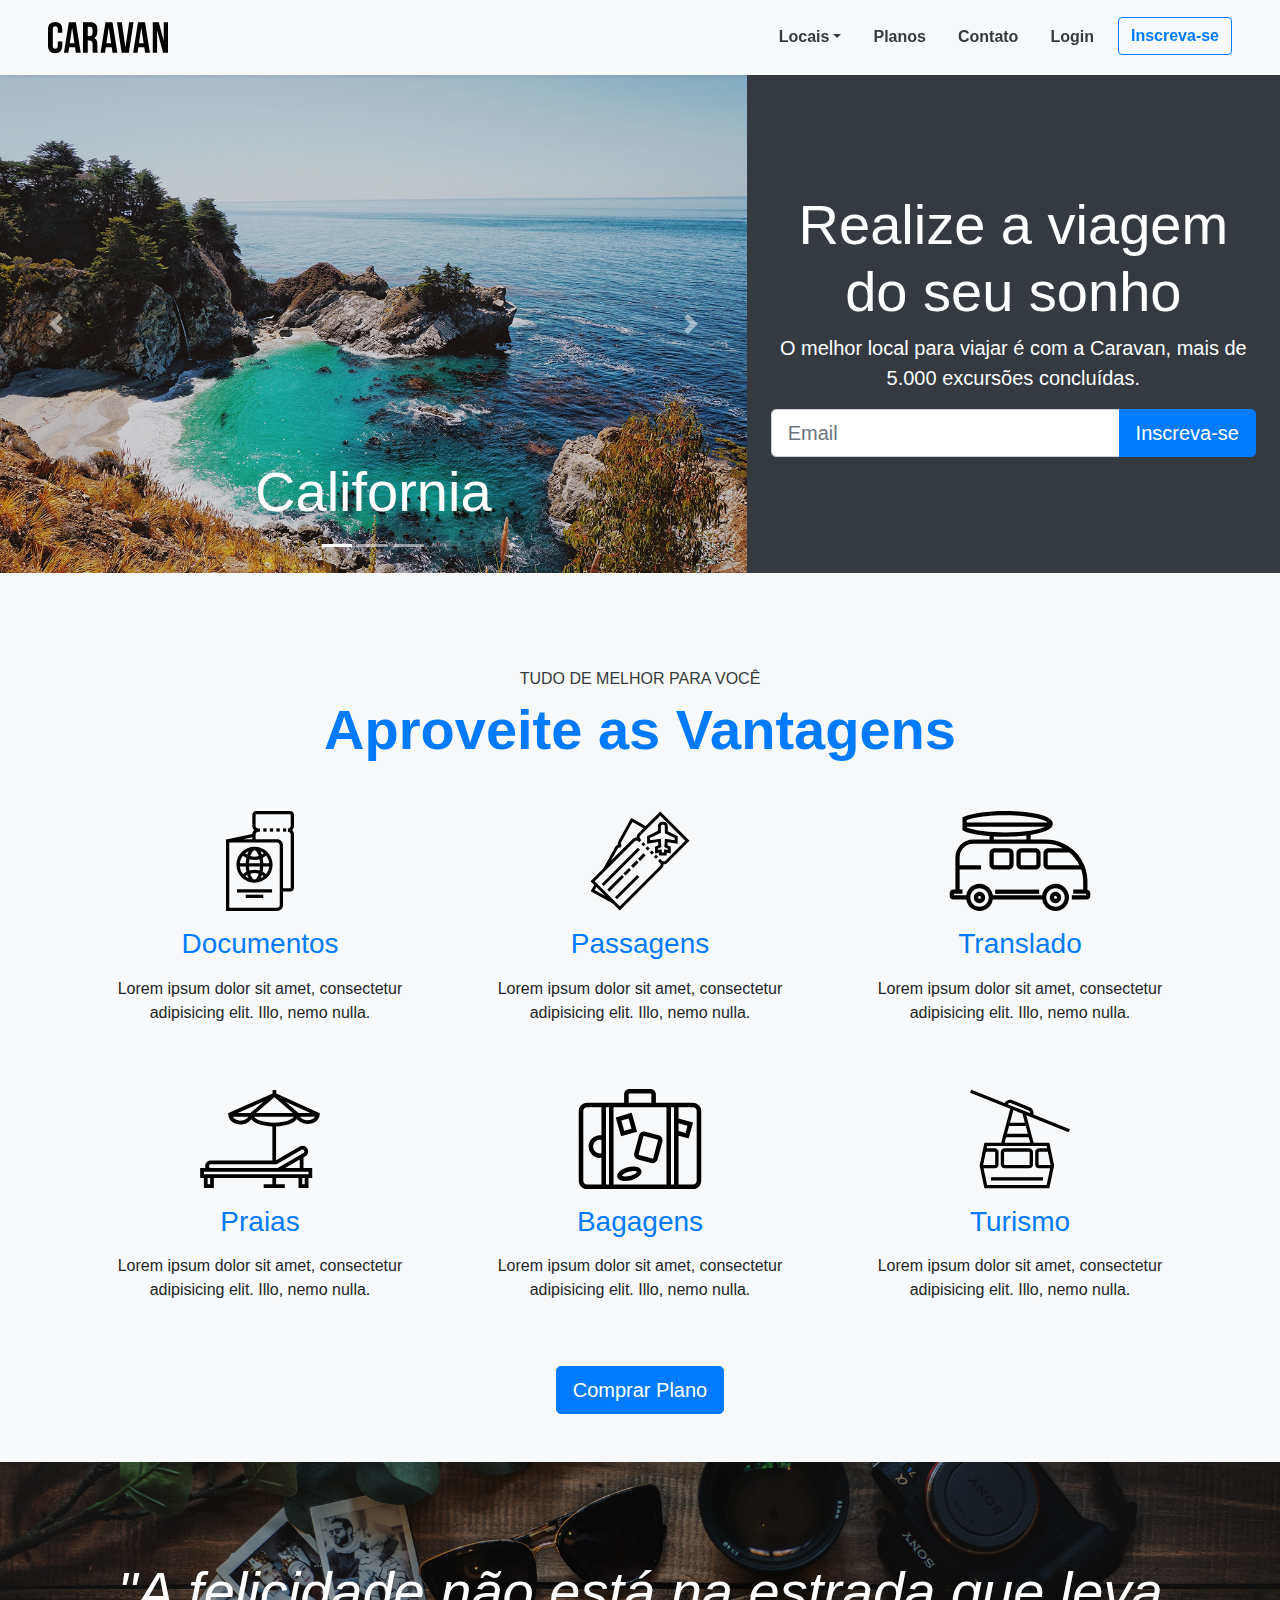
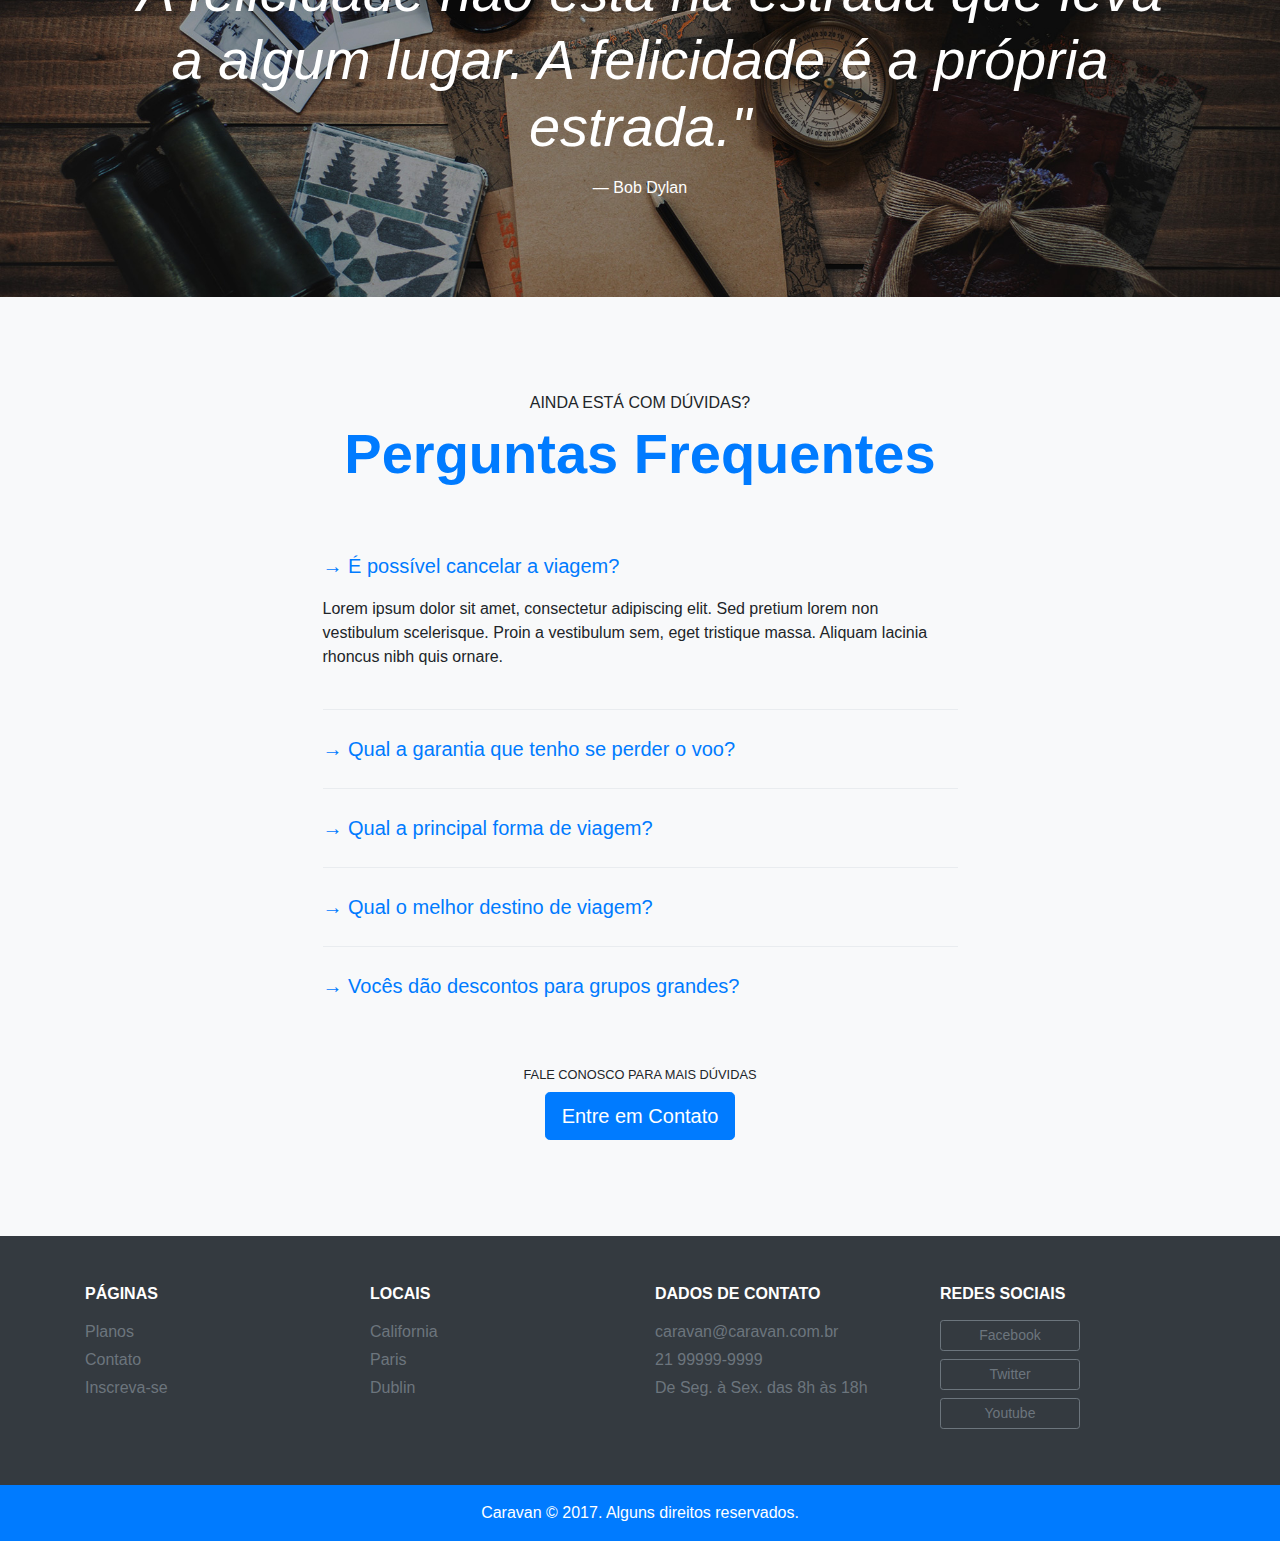
<file: index.html>
<!DOCTYPE html>
<html lang="pt-br">
    <head>
        <meta charset="utf-8" />
        <meta name="viewport" content="width=device-width, initial-scale=1, shrink-to-fit=no" />
        <meta name="description" content="Compre sua viagem dos sonhos com os melhores preços do mercado" />
        <meta property="og:description" content="Compre sua viagem dos sonhos com os melhores preços do mercado" />
        <meta property="og:type" content="website" />
        <meta property="og:title" content="Caravan | Realize a viagem do seu sonho" />
        <meta property="og:url" content="https://caravan.guilhermeassuncao.dev/" />
        <meta property="og:image" content="https://caravan.guilhermeassuncao.dev//public/img/og-image.png" />

        <link rel="shortcut icon" href="./public/img/favicon.png" type="image/png" />
        <link rel="stylesheet" href="./public/css/bootstrap.css" />
        <link rel="stylesheet" href="./public/css/style.css" />

        <title>Caravan | Realize a viagem do seu sonho</title>
    </head>

    <body>
        <div class="modal fade show" id="modalLogin" tabindex="-1" role="dialog" aria-labelledby="modalLoginTitulo">
            <div class="modal-dialog" role="document">
                <div class="modal-content">
                    <div class="modal-header d-flex justify-content-center">
                        <img class="mt-5" src="./public/img/caravan.svg" alt="Caravan" />
                    </div>
                    <div class="modal-body">
                        <form class="px-5 pb-5 pt-3">
                            <h3 class="text-primary font-weight-bold">Fazer Login</h3>
                            <div class="form-group">
                                <label for="loginEmail">Email</label>
                                <input type="email" class="form-control" id="loginEmail" />
                            </div>
                            <div class="form-group">
                                <label for="loginSenha">Senha</label>
                                <input type="password" class="form-control" id="loginSenha" />
                            </div>
                            <button type="submit" class="btn btn-primary mt-5 btn-block">Entrar na Conta</button>
                            <small class="form-text text-muted text-center mb-4"
                                >Esqueceu a senha? <a href="#">Clique aqui</a></small
                            >
                        </form>
                    </div>
                </div>
            </div>
        </div>

        <nav class="navbar navbar-expand-md navbar-light bg-light fixed-top py-3 px-5 shadow-sm">
            <a href="/" class="navbar-brand">
                <img src="./public/img/caravan.svg" alt="Caravan" />
            </a>

            <button
                id="navbar-toggler"
                class="navbar-toggler"
                type="button"
                data-toggle="collapse"
                data-target="#navbarSupportedContent"
                aria-controls="navbarSupportedContent"
                aria-expanded="false"
                aria-label="Abrir Navegação"
            >
                <span class="navbar-toggler-icon"></span>
            </button>

            <div class="collapse navbar-collapse" id="navbarSupportedContent">
                <ul class="navbar-nav ml-auto">
                    <li class="nav-item dropdown">
                        <a
                            class="nav-link dropdown-toggle font-weight-bold text-dark"
                            href="#"
                            id="navbarDropdown"
                            role="button"
                            data-toggle="dropdown"
                            aria-haspopup="true"
                            aria-expanded="false"
                            >Locais</a
                        >
                        <div class="dropdown-menu" aria-labelledby="navbarDropdown">
                            <a class="dropdown-item" href="./locais.html">California</a>
                            <a class="dropdown-item" href="./locais.html">Paris</a>
                            <a class="dropdown-item" href="./locais.html">Dublin</a>
                        </div>
                    </li>
                    <li class="nav-item">
                        <a class="nav-link font-weight-bold text-dark ml-md-3" href="./planos.html">Planos</a>
                    </li>
                    <li class="nav-item">
                        <a class="nav-link font-weight-bold text-dark ml-md-3" href="./contato.html">Contato</a>
                    </li>
                    <li class="nav-item">
                        <a
                            class="nav-link font-weight-bold text-dark ml-md-3"
                            href=""
                            data-toggle="modal"
                            data-target="#modalLogin"
                            >Login</a
                        >
                    </li>
                    <li class="nav-item">
                        <a class="btn btn-outline-primary ml-md-3 my-2 my-md-0 font-weight-bold" href="./inscricao.html"
                            >Inscreva-se</a
                        >
                    </li>
                </ul>
            </div>
        </nav>

        <section class="container-fluid">
            <div class="row bg-dark text-white">
                <div class="col-lg-7 p-0">
                    <div id="carouselCidades" class="carousel slide" data-ride="carousel">
                        <ol class="carousel-indicators">
                            <li data-target="#carouselCidades" data-slide-to="0" class="active"></li>
                            <li data-target="#carouselCidades" data-slide-to="1"></li>
                            <li data-target="#carouselCidades" data-slide-to="2"></li>
                        </ol>
                        <div class="carousel-inner">
                            <div class="carousel-item active">
                                <img class="d-block w-100" src="./public/img/california.jpg" alt="California" />
                                <div class="carousel-caption">
                                    <h3 class="display-4">California</h3>
                                </div>
                            </div>
                            <div class="carousel-item">
                                <img class="d-block w-100" src="./public/img/paris.jpg" alt="California" />
                                <div class="carousel-caption">
                                    <h3 class="display-4">Paris</h3>
                                </div>
                            </div>
                            <div class="carousel-item">
                                <img class="d-block w-100" src="./public/img/dublin.jpg" alt="California" />
                                <div class="carousel-caption">
                                    <h3 class="display-4">Dublin</h3>
                                </div>
                            </div>
                        </div>
                        <a class="carousel-control-prev" href="#carouselCidades" role="button" data-slide="prev">
                            <span class="carousel-control-prev-icon" aria-hidden="true"></span>
                            <span class="sr-only">Anterior</span>
                        </a>
                        <a class="carousel-control-next" href="#carouselCidades" role="button" data-slide="next">
                            <span class="carousel-control-next-icon" aria-hidden="true"></span>
                            <span class="sr-only">Próximo</span>
                        </a>
                    </div>
                </div>
                <div class="col-lg-5 p-5 p-lg-4 align-self-center">
                    <h1 class="display-4 text-center">Realize a viagem do seu sonho</h1>
                    <p class="lead text-center">
                        O melhor local para viajar é com a Caravan, mais de 5.000 excursões concluídas.
                    </p>
                    <form action="">
                        <div class="input-group input-group-lg">
                            <input type="text" class="form-control" placeholder="Email" aria-label="Email" />
                            <span class="input-group-append">
                                <button class="btn btn-primary" type="button">Inscreva-se</button>
                            </span>
                        </div>
                    </form>
                </div>
            </div>
        </section>
        <section class="py-5 bg-light text-center">
            <div class="container">
                <div class="my-4 my-md-5">
                    <span class="h6 text-dark d-block">TUDO DE MELHOR PARA VOCÊ</span>
                    <h2 class="display-4 text-primary font-weight-bold">Aproveite as Vantagens</h2>
                </div>
                <div class="row">
                    <div class="col-xl-4 col-md-6 mb-5">
                        <div class="d-flex justify-content-center icone-vantagens">
                            <img src="./public/img/icones/passaporte.svg" alt="Passaporte" />
                        </div>
                        <h3 class="my-3 text-primary">Documentos</h3>
                        <p>Lorem ipsum dolor sit amet, consectetur adipisicing elit. Illo, nemo nulla.</p>
                    </div>

                    <div class="col-xl-4 col-md-6 mb-5">
                        <div class="d-flex justify-content-center icone-vantagens">
                            <img src="./public/img/icones/passagens.svg" alt="Passagens" />
                        </div>
                        <h3 class="my-3 text-primary">Passagens</h3>
                        <p>Lorem ipsum dolor sit amet, consectetur adipisicing elit. Illo, nemo nulla.</p>
                    </div>

                    <div class="col-xl-4 col-md-6 mb-5">
                        <div class="d-flex justify-content-center icone-vantagens">
                            <img src="./public/img/icones/translado.svg" alt="Translado" />
                        </div>
                        <h3 class="my-3 text-primary">Translado</h3>
                        <p>Lorem ipsum dolor sit amet, consectetur adipisicing elit. Illo, nemo nulla.</p>
                    </div>

                    <div class="col-xl-4 col-md-6 mb-5">
                        <div class="d-flex justify-content-center icone-vantagens">
                            <img src="./public/img/icones/praias.svg" alt="Praias" />
                        </div>
                        <h3 class="my-3 text-primary">Praias</h3>
                        <p>Lorem ipsum dolor sit amet, consectetur adipisicing elit. Illo, nemo nulla.</p>
                    </div>

                    <div class="col-xl-4 col-md-6 mb-5">
                        <div class="d-flex justify-content-center icone-vantagens">
                            <img src="./public/img/icones/bagagens.svg" alt="Bagagens" />
                        </div>
                        <h3 class="my-3 text-primary">Bagagens</h3>
                        <p>Lorem ipsum dolor sit amet, consectetur adipisicing elit. Illo, nemo nulla.</p>
                    </div>

                    <div class="col-xl-4 col-md-6 mb-5">
                        <div class="d-flex justify-content-center icone-vantagens">
                            <img src="./public/img/icones/turismo.svg" alt="Turismo" />
                        </div>
                        <h3 class="my-3 text-primary">Turismo</h3>
                        <p>Lorem ipsum dolor sit amet, consectetur adipisicing elit. Illo, nemo nulla.</p>
                    </div>
                </div>
                <a href="/planos" class="btn btn-primary btn-lg">Comprar Plano</a>
            </div>
        </section>
        <section id="home-quote" class="p-md-5">
            <blockquote class="blockquote text-center text-white p-md-5 p-4">
                <p class="display-4">
                    <em
                        >"A felicidade não está na estrada que leva a algum lugar. A felicidade é a própria
                        estrada."</em
                    >
                </p>
                <footer class="blockquote-footer text-white">Bob Dylan</footer>
            </blockquote>
        </section>
        <section class="py-5 bg-light" id="perguntas">
            <div class="container">
                <div class="my-4 my-md-5 text-center">
                    <span class="h6 d-block">AINDA ESTÁ COM DÚVIDAS?</span>
                    <h2 class="display-4 text-primary font-weight-bold">Perguntas Frequentes</h2>
                </div>
                <div class="row justify-content-center">
                    <div class="col-md-7" id="perguntasFrequentes" data-children=".pergunta">
                        <div class="pergunta py-3">
                            <a
                                class="lead"
                                data-toggle="collapse"
                                href="#pergunta1"
                                aria-expanded="true"
                                aria-controls="pergunta1"
                                >→ É possível cancelar a viagem?</a
                            >
                            <div
                                id="pergunta1"
                                class="collapse show"
                                role="tabpanel"
                                data-parent="#perguntasFrequentes"
                            >
                                <p class="mt-3">
                                    Lorem ipsum dolor sit amet, consectetur adipiscing elit. Sed pretium lorem non
                                    vestibulum scelerisque. Proin a vestibulum sem, eget tristique massa. Aliquam
                                    lacinia rhoncus nibh quis ornare.
                                </p>
                            </div>
                        </div>
                        <div class="dropdown-divider"></div>
                        <div class="pergunta py-3">
                            <a
                                class="lead"
                                data-toggle="collapse"
                                href="#pergunta2"
                                aria-expanded="true"
                                aria-controls="pergunta2"
                                >→ Qual a garantia que tenho se perder o voo?</a
                            >
                            <div id="pergunta2" class="collapse" role="tabpanel" data-parent="#perguntasFrequentes">
                                <p class="mt-3">
                                    Lorem ipsum dolor sit amet, consectetur adipiscing elit. Sed pretium lorem non
                                    vestibulum scelerisque. Proin a vestibulum sem, eget tristique massa. Aliquam
                                    lacinia rhoncus nibh quis ornare.
                                </p>
                            </div>
                        </div>
                        <div class="dropdown-divider"></div>
                        <div class="pergunta py-3">
                            <a
                                class="lead"
                                data-toggle="collapse"
                                href="#pergunta3"
                                aria-expanded="true"
                                aria-controls="pergunta3"
                                >→ Qual a principal forma de viagem?</a
                            >
                            <div id="pergunta3" class="collapse" role="tabpanel" data-parent="#perguntasFrequentes">
                                <p class="mt-3">
                                    Lorem ipsum dolor sit amet, consectetur adipiscing elit. Sed pretium lorem non
                                    vestibulum scelerisque. Proin a vestibulum sem, eget tristique massa. Aliquam
                                    lacinia rhoncus nibh quis ornare.
                                </p>
                            </div>
                        </div>
                        <div class="dropdown-divider"></div>
                        <div class="pergunta py-3">
                            <a
                                class="lead"
                                data-toggle="collapse"
                                href="#pergunta4"
                                aria-expanded="true"
                                aria-controls="pergunta4"
                                >→ Qual o melhor destino de viagem?</a
                            >
                            <div id="pergunta4" class="collapse" role="tabpanel" data-parent="#perguntasFrequentes">
                                <p class="mt-3">
                                    Lorem ipsum dolor sit amet, consectetur adipiscing elit. Sed pretium lorem non
                                    vestibulum scelerisque. Proin a vestibulum sem, eget tristique massa. Aliquam
                                    lacinia rhoncus nibh quis ornare.
                                </p>
                            </div>
                        </div>
                        <div class="dropdown-divider"></div>
                        <div class="pergunta py-3">
                            <a
                                class="lead"
                                data-toggle="collapse"
                                href="#pergunta5"
                                aria-expanded="true"
                                aria-controls="pergunta5"
                                >→ Vocês dão descontos para grupos grandes?</a
                            >
                            <div id="pergunta5" class="collapse" role="tabpanel" data-parent="#perguntasFrequentes">
                                <p class="mt-3">
                                    Lorem ipsum dolor sit amet, consectetur adipiscing elit. Sed pretium lorem non
                                    vestibulum scelerisque. Proin a vestibulum sem, eget tristique massa. Aliquam
                                    lacinia rhoncus nibh quis ornare.
                                </p>
                            </div>
                        </div>
                    </div>
                </div>
                <div class="text-center my-5">
                    <p class="small my-2">FALE CONOSCO PARA MAIS DÚVIDAS</p>
                    <a class="btn btn-primary btn-lg" href="contato.html">Entre em Contato</a>
                </div>
            </div>
        </section>

        <footer class="bg-dark text-white">
            <div class="container py-4">
                <div class="row mt-4">
                    <div class="col-sm-6 col-md-3 col-lg-3 mb-3 mb-md-3">
                        <h4 class="h6 font-weight-bold">PÁGINAS</h4>
                        <ul class="list-unstyled mt-3">
                            <li class="mb-1"><a class="text-secondary" href="/planos">Planos</a></li>
                            <li class="mb-1"><a class="text-secondary" href="/contato">Contato</a></li>
                            <li class="mb-1"><a class="text-secondary" href="/inscricao">Inscreva-se</a></li>
                        </ul>
                    </div>
                    <div class="col-sm-6 col-md-2 col-lg-3 mb-3 mb-md-3">
                        <h4 class="h6 font-weight-bold">LOCAIS</h4>
                        <ul class="list-unstyled mt-3">
                            <li class="mb-1"><a class="text-secondary" href="/locais">California</a></li>
                            <li class="mb-1"><a class="text-secondary" href="/locais">Paris</a></li>
                            <li class="mb-1"><a class="text-secondary" href="/locais">Dublin</a></li>
                        </ul>
                    </div>
                    <div class="col-sm-6 col-md-4 col-lg-3 mb-3 mb-md-3">
                        <h4 class="h6 font-weight-bold">DADOS DE CONTATO</h4>
                        <ul class="list-unstyled text-secondary mt-3">
                            <li class="mb-1">caravan@caravan.com.br</li>
                            <li class="mb-1">21 99999-9999</li>
                            <li class="mb-1">De Seg. à Sex. das 8h às 18h</li>
                        </ul>
                    </div>
                    <div class="col-sm-6 col-md-3 col-lg-3 mb-3 mb-md-3">
                        <h4 class="h6 font-weight-bold">REDES SOCIAIS</h4>
                        <ul class="list-unstyled mt-3">
                            <li class="mb-1">
                                <a
                                    class="btn btn-outline-secondary btn-sm btn-block mb-2"
                                    href="#"
                                    style="max-width: 140px"
                                    >Facebook</a
                                >
                            </li>
                            <li class="mb-1">
                                <a
                                    class="btn btn-outline-secondary btn-sm btn-block mb-2"
                                    href="#"
                                    style="max-width: 140px"
                                    >Twitter</a
                                >
                            </li>
                            <li class="mb-1">
                                <a
                                    class="btn btn-outline-secondary btn-sm btn-block mb-2"
                                    href="#"
                                    style="max-width: 140px"
                                    >Youtube</a
                                >
                            </li>
                        </ul>
                    </div>
                </div>
            </div>
            <div class="bg-primary text-center py-3">
                <p class="mb-0">Caravan © 2017. Alguns direitos reservados.</p>
            </div>
        </footer>

        <script src="./public/js/jquery-3.6.0.min.js"></script>
        <script src="./public/js/popper.min.js"></script>
        <script src="./public/js/bootstrap.js"></script>
        <script src="./public/js/app.js"></script>
    </body>
</html>
</file>
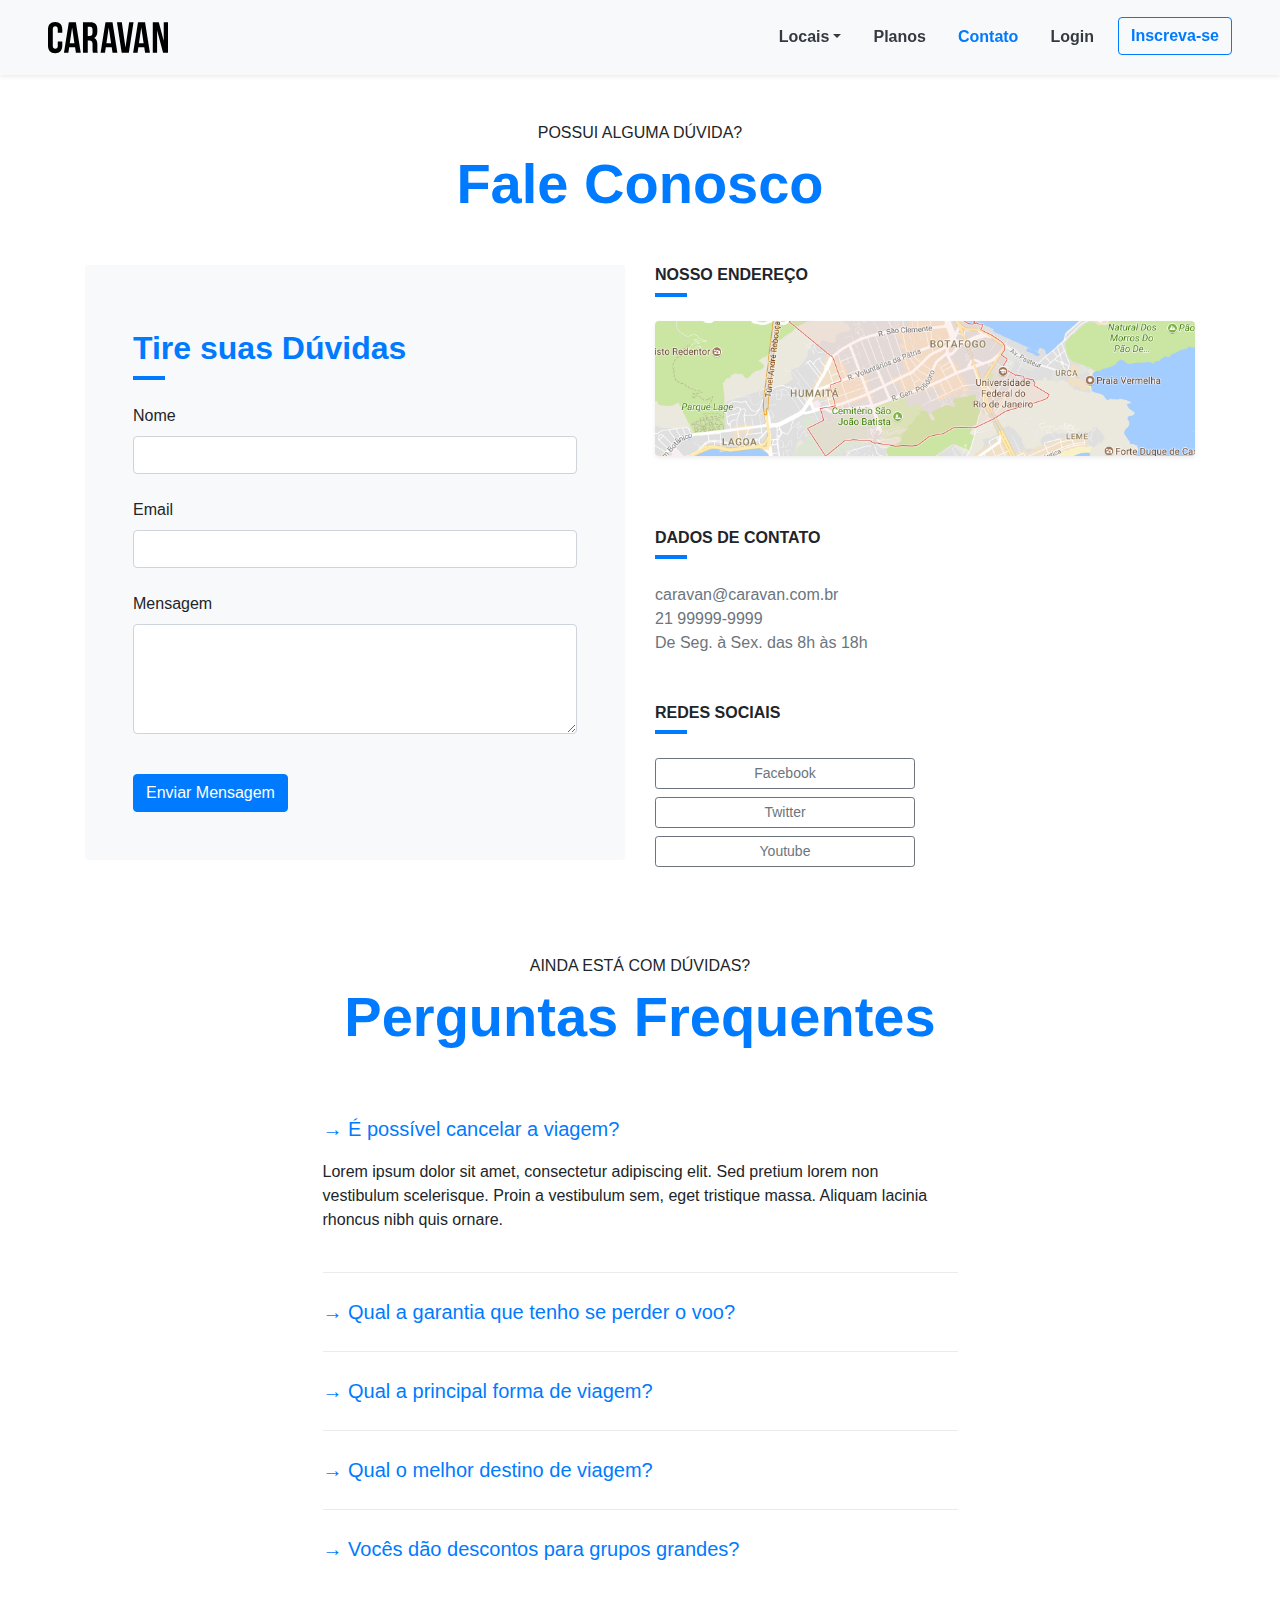
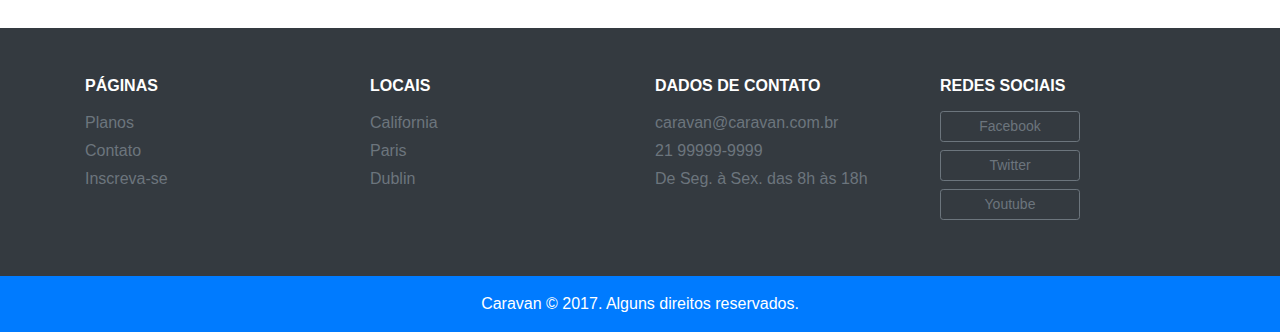
<file: contato.html>
<!DOCTYPE html>
<html lang="pt-br">
    <head>
        <meta charset="utf-8" />
        <meta name="viewport" content="width=device-width, initial-scale=1, shrink-to-fit=no" />
        <meta name="description" content="Compre sua viagem dos sonhos com os melhores preços do mercado" />
        <meta property="og:description" content="Compre sua viagem dos sonhos com os melhores preços do mercado" />
        <meta property="og:type" content="website" />
        <meta property="og:title" content="Caravan | Contato - Realize a viagem do seu sonho" />
        <meta property="og:url" content="https://caravan.guilhermeassuncao.dev/" />
        <meta property="og:image" content="https://caravan.guilhermeassuncao.dev//public/img/og-image.png" />

        <link rel="shortcut icon" href="./public/img/favicon.png" type="image/png" />
        <link rel="stylesheet" href="./public/css/bootstrap.css" />
        <link rel="stylesheet" href="./public/css/style.css" />

        <title>Caravan | Contato - Realize a viagem do seu sonho</title>
    </head>

    <body>
        <div class="modal fade show" id="modalLogin" tabindex="-1" role="dialog" aria-labelledby="modalLoginTitulo">
            <div class="modal-dialog" role="document">
                <div class="modal-content">
                    <div class="modal-header d-flex justify-content-center">
                        <img class="mt-5" src="./public/img/caravan.svg" alt="Caravan" />
                    </div>
                    <div class="modal-body">
                        <form class="px-5 pb-5 pt-3">
                            <h3 class="text-primary font-weight-bold">Fazer Login</h3>
                            <div class="form-group">
                                <label for="loginEmail">Email</label>
                                <input type="email" class="form-control" id="loginEmail" />
                            </div>
                            <div class="form-group">
                                <label for="loginSenha">Senha</label>
                                <input type="password" class="form-control" id="loginSenha" />
                            </div>
                            <button type="submit" class="btn btn-primary mt-5 btn-block">Entrar na Conta</button>
                            <small class="form-text text-muted text-center mb-4"
                                >Esqueceu a senha? <a href="#">Clique aqui</a></small
                            >
                        </form>
                    </div>
                </div>
            </div>
        </div>

        <nav class="navbar navbar-expand-md navbar-light bg-light fixed-top py-3 px-5 shadow-sm">
            <a href="/" class="navbar-brand">
                <img src="./public/img/caravan.svg" alt="Caravan" />
            </a>

            <button
                id="navbar-toggler"
                class="navbar-toggler"
                type="button"
                data-toggle="collapse"
                data-target="#navbarSupportedContent"
                aria-controls="navbarSupportedContent"
                aria-expanded="false"
                aria-label="Abrir Navegação"
            >
                <span class="navbar-toggler-icon"></span>
            </button>

            <div class="collapse navbar-collapse" id="navbarSupportedContent">
                <ul class="navbar-nav ml-auto">
                    <li class="nav-item dropdown">
                        <a
                            class="nav-link dropdown-toggle font-weight-bold text-dark"
                            href="#"
                            id="navbarDropdown"
                            role="button"
                            data-toggle="dropdown"
                            aria-haspopup="true"
                            aria-expanded="false"
                            >Locais</a
                        >
                        <div class="dropdown-menu" aria-labelledby="navbarDropdown">
                            <a class="dropdown-item" href="./locais.html">California</a>
                            <a class="dropdown-item" href="./locais.html">Paris</a>
                            <a class="dropdown-item" href="./locais.html">Dublin</a>
                        </div>
                    </li>
                    <li class="nav-item">
                        <a class="nav-link font-weight-bold text-dark ml-md-3" href="./planos.html">Planos</a>
                    </li>
                    <li class="nav-item">
                        <a class="nav-link font-weight-bold text-dark ml-md-3 active" href="./contato.html">Contato</a>
                    </li>
                    <li class="nav-item">
                        <a
                            class="nav-link font-weight-bold text-dark ml-md-3"
                            href=""
                            data-toggle="modal"
                            data-target="#modalLogin"
                            >Login</a
                        >
                    </li>
                    <li class="nav-item">
                        <a class="btn btn-outline-primary ml-md-3 my-2 my-md-0 font-weight-bold" href="./inscricao.html"
                            >Inscreva-se</a
                        >
                    </li>
                </ul>
            </div>
        </nav>

        <section class="container" id="contato">
            <div class="my-5 text-center">
                <span class="h6 d-block">POSSUI ALGUMA DÚVIDA?</span>
                <h1 class="display-4 text-primary font-weight-bold">Fale Conosco</h1>
            </div>
            <div class="row">
                <div class="col-lg mb-5">
                    <form class="bg-light rounded p-5 box-shadow-sm" action="">
                        <h2 class="mt-3 mb-4 text-primary font-weight-bold">Tire suas Dúvidas</h2>
                        <div class="form-group mb-4">
                            <label for="clienteNome">Nome</label>
                            <input type="text" class="form-control" id="clienteNome" />
                        </div>
                        <div class="form-group mb-4">
                            <label for="clienteEmail">Email</label>
                            <input type="email" class="form-control" id="clienteEmail" />
                        </div>
                        <div class="form-group mb-4">
                            <label for="clienteMensagem">Mensagem</label>
                            <textarea id="clienteMensagem" class="form-control" rows="4"></textarea>
                        </div>
                        <button type="submit" class="btn btn-primary mt-3">Enviar Mensagem</button>
                    </form>
                </div>
                <div class="col-lg">
                    <h2 class="h6 font-weight-bold mb-3">NOSSO ENDEREÇO</h2>
                    <a href="#"
                        ><img
                            class="img-fluid shadow-sm rounded mb-4"
                            src="./public/img/mapa.png"
                            alt="Endereço da Empresa"
                    /></a>

                    <h2 class="h6 font-weight-bold mb-3 mt-5">DADOS DE CONTATO</h2>
                    <ul class="list-unstyled text-secondary">
                        <li>caravan@caravan.com.br</li>
                        <li>21 99999-9999</li>
                        <li>De Seg. à Sex. das 8h às 18h</li>
                    </ul>

                    <h2 class="h6 font-weight-bold mb-3 mt-5">REDES SOCIAIS</h2>
                    <ul class="list-unstyled" style="max-width: 260px">
                        <li><a class="btn btn-outline-secondary btn-sm btn-block mb-2" href="#">Facebook</a></li>
                        <li><a class="btn btn-outline-secondary btn-sm btn-block mb-2" href="#">Twitter</a></li>
                        <li><a class="btn btn-outline-secondary btn-sm btn-block mb-2" href="#">Youtube</a></li>
                    </ul>
                </div>
            </div>
        </section>
        <section class="container mb-5">
            <div class="my-4 my-md-5 text-center">
                <span class="h6 d-block">AINDA ESTÁ COM DÚVIDAS?</span>
                <h2 class="display-4 text-primary font-weight-bold">Perguntas Frequentes</h2>
            </div>
            <div class="row justify-content-center">
                <div class="col-md-7" id="perguntasFrequentes" data-children=".pergunta">
                    <div class="pergunta py-3">
                        <a
                            class="lead"
                            data-toggle="collapse"
                            href="#pergunta1"
                            aria-expanded="true"
                            aria-controls="pergunta1"
                            >→ É possível cancelar a viagem?</a
                        >
                        <div id="pergunta1" class="collapse show" role="tabpanel" data-parent="#perguntasFrequentes">
                            <p class="mt-3">
                                Lorem ipsum dolor sit amet, consectetur adipiscing elit. Sed pretium lorem non
                                vestibulum scelerisque. Proin a vestibulum sem, eget tristique massa. Aliquam lacinia
                                rhoncus nibh quis ornare.
                            </p>
                        </div>
                    </div>
                    <div class="dropdown-divider"></div>
                    <div class="pergunta py-3">
                        <a
                            class="lead"
                            data-toggle="collapse"
                            href="#pergunta2"
                            aria-expanded="true"
                            aria-controls="pergunta2"
                            >→ Qual a garantia que tenho se perder o voo?</a
                        >
                        <div id="pergunta2" class="collapse" role="tabpanel" data-parent="#perguntasFrequentes">
                            <p class="mt-3">
                                Lorem ipsum dolor sit amet, consectetur adipiscing elit. Sed pretium lorem non
                                vestibulum scelerisque. Proin a vestibulum sem, eget tristique massa. Aliquam lacinia
                                rhoncus nibh quis ornare.
                            </p>
                        </div>
                    </div>
                    <div class="dropdown-divider"></div>
                    <div class="pergunta py-3">
                        <a
                            class="lead"
                            data-toggle="collapse"
                            href="#pergunta3"
                            aria-expanded="true"
                            aria-controls="pergunta3"
                            >→ Qual a principal forma de viagem?</a
                        >
                        <div id="pergunta3" class="collapse" role="tabpanel" data-parent="#perguntasFrequentes">
                            <p class="mt-3">
                                Lorem ipsum dolor sit amet, consectetur adipiscing elit. Sed pretium lorem non
                                vestibulum scelerisque. Proin a vestibulum sem, eget tristique massa. Aliquam lacinia
                                rhoncus nibh quis ornare.
                            </p>
                        </div>
                    </div>
                    <div class="dropdown-divider"></div>
                    <div class="pergunta py-3">
                        <a
                            class="lead"
                            data-toggle="collapse"
                            href="#pergunta4"
                            aria-expanded="true"
                            aria-controls="pergunta4"
                            >→ Qual o melhor destino de viagem?</a
                        >
                        <div id="pergunta4" class="collapse" role="tabpanel" data-parent="#perguntasFrequentes">
                            <p class="mt-3">
                                Lorem ipsum dolor sit amet, consectetur adipiscing elit. Sed pretium lorem non
                                vestibulum scelerisque. Proin a vestibulum sem, eget tristique massa. Aliquam lacinia
                                rhoncus nibh quis ornare.
                            </p>
                        </div>
                    </div>
                    <div class="dropdown-divider"></div>
                    <div class="pergunta py-3">
                        <a
                            class="lead"
                            data-toggle="collapse"
                            href="#pergunta5"
                            aria-expanded="true"
                            aria-controls="pergunta5"
                            >→ Vocês dão descontos para grupos grandes?</a
                        >
                        <div id="pergunta5" class="collapse" role="tabpanel" data-parent="#perguntasFrequentes">
                            <p class="mt-3">
                                Lorem ipsum dolor sit amet, consectetur adipiscing elit. Sed pretium lorem non
                                vestibulum scelerisque. Proin a vestibulum sem, eget tristique massa. Aliquam lacinia
                                rhoncus nibh quis ornare.
                            </p>
                        </div>
                    </div>
                </div>
            </div>
        </section>

        <footer class="bg-dark text-white">
            <div class="container py-4">
                <div class="row mt-4">
                    <div class="col-sm-6 col-md-3 col-lg-3 mb-3 mb-md-3">
                        <h4 class="h6 font-weight-bold">PÁGINAS</h4>
                        <ul class="list-unstyled mt-3">
                            <li class="mb-1"><a class="text-secondary" href="/planos">Planos</a></li>
                            <li class="mb-1"><a class="text-secondary" href="/contato">Contato</a></li>
                            <li class="mb-1"><a class="text-secondary" href="/inscricao">Inscreva-se</a></li>
                        </ul>
                    </div>
                    <div class="col-sm-6 col-md-2 col-lg-3 mb-3 mb-md-3">
                        <h4 class="h6 font-weight-bold">LOCAIS</h4>
                        <ul class="list-unstyled mt-3">
                            <li class="mb-1"><a class="text-secondary" href="/locais">California</a></li>
                            <li class="mb-1"><a class="text-secondary" href="/locais">Paris</a></li>
                            <li class="mb-1"><a class="text-secondary" href="/locais">Dublin</a></li>
                        </ul>
                    </div>
                    <div class="col-sm-6 col-md-4 col-lg-3 mb-3 mb-md-3">
                        <h4 class="h6 font-weight-bold">DADOS DE CONTATO</h4>
                        <ul class="list-unstyled text-secondary mt-3">
                            <li class="mb-1">caravan@caravan.com.br</li>
                            <li class="mb-1">21 99999-9999</li>
                            <li class="mb-1">De Seg. à Sex. das 8h às 18h</li>
                        </ul>
                    </div>
                    <div class="col-sm-6 col-md-3 col-lg-3 mb-3 mb-md-3">
                        <h4 class="h6 font-weight-bold">REDES SOCIAIS</h4>
                        <ul class="list-unstyled mt-3">
                            <li class="mb-1">
                                <a
                                    class="btn btn-outline-secondary btn-sm btn-block mb-2"
                                    href="#"
                                    style="max-width: 140px"
                                    >Facebook</a
                                >
                            </li>
                            <li class="mb-1">
                                <a
                                    class="btn btn-outline-secondary btn-sm btn-block mb-2"
                                    href="#"
                                    style="max-width: 140px"
                                    >Twitter</a
                                >
                            </li>
                            <li class="mb-1">
                                <a
                                    class="btn btn-outline-secondary btn-sm btn-block mb-2"
                                    href="#"
                                    style="max-width: 140px"
                                    >Youtube</a
                                >
                            </li>
                        </ul>
                    </div>
                </div>
            </div>
            <div class="bg-primary text-center py-3">
                <p class="mb-0">Caravan © 2017. Alguns direitos reservados.</p>
            </div>
        </footer>

        <script src="./public/js/jquery-3.6.0.min.js"></script>
        <script src="./public/js/popper.min.js"></script>
        <script src="./public/js/bootstrap.js"></script>
        <script src="./public/js/app.js"></script>
    </body>
</html>
</file>
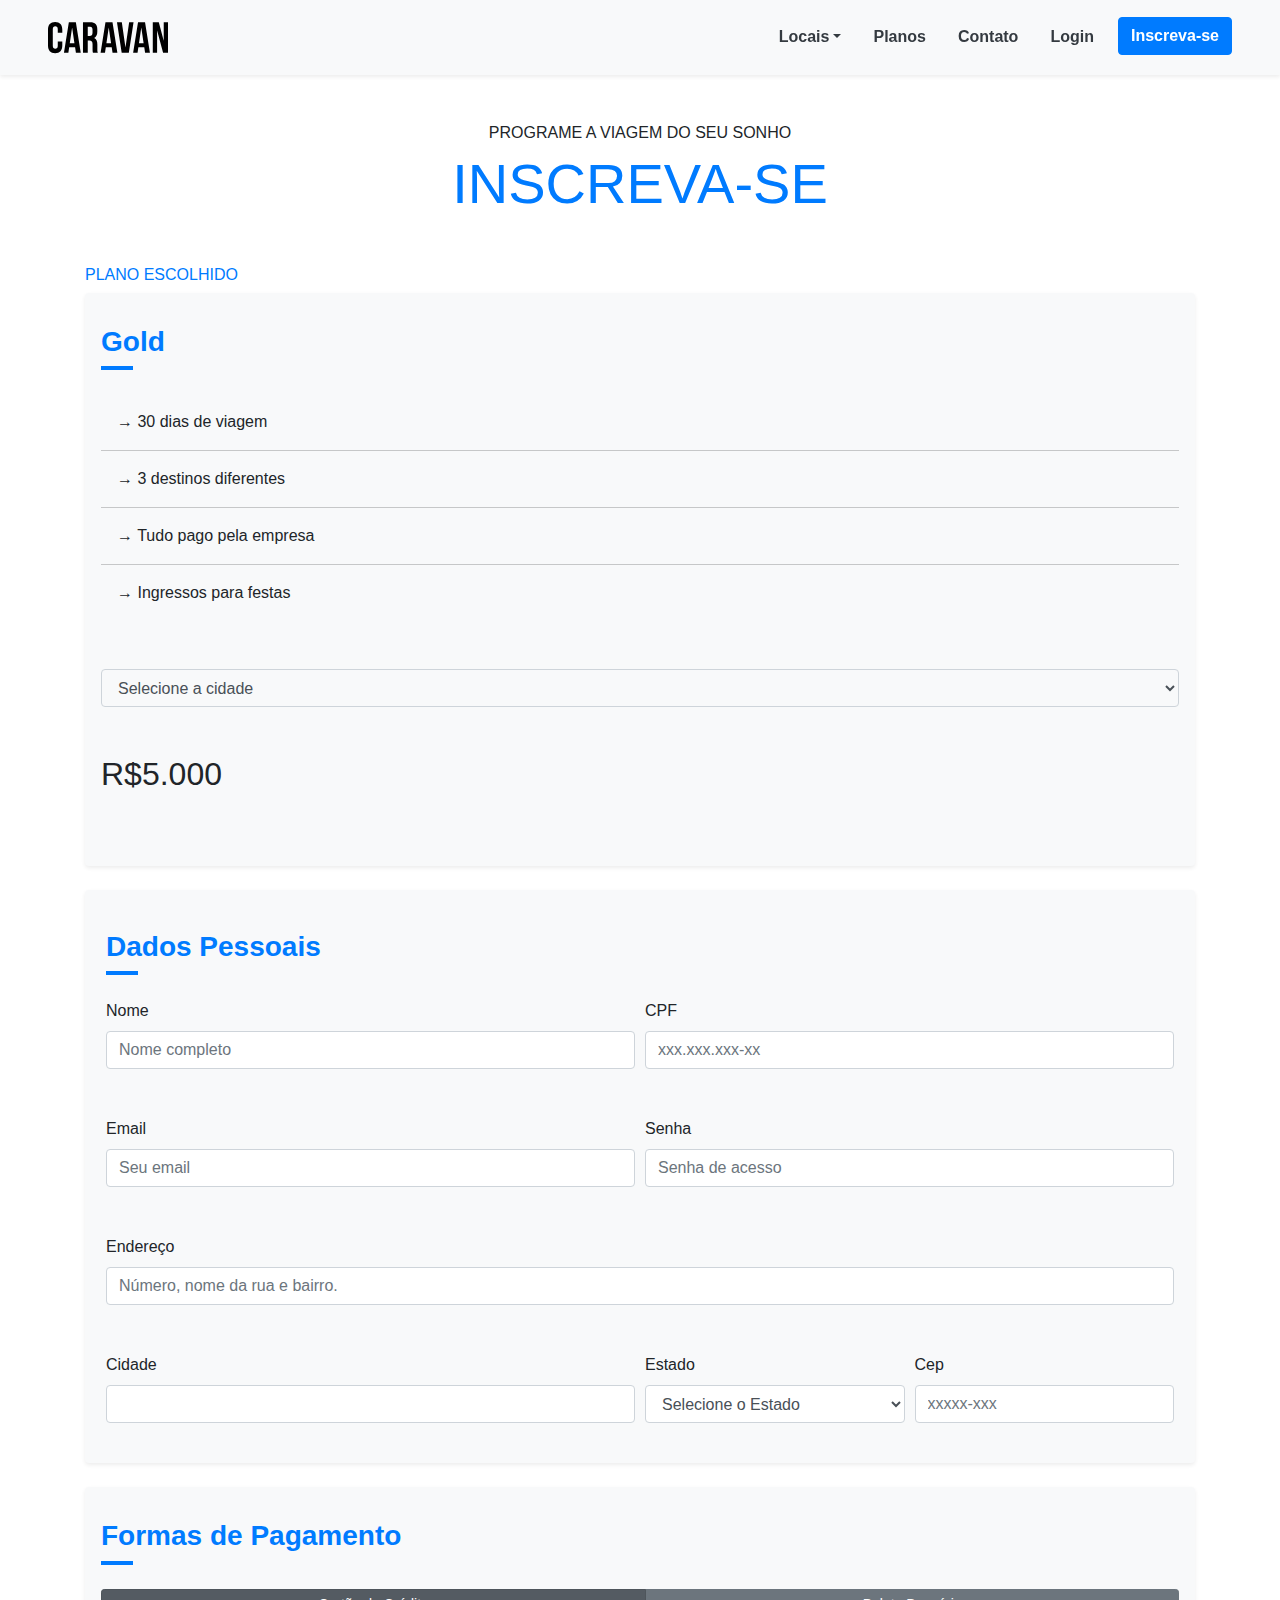
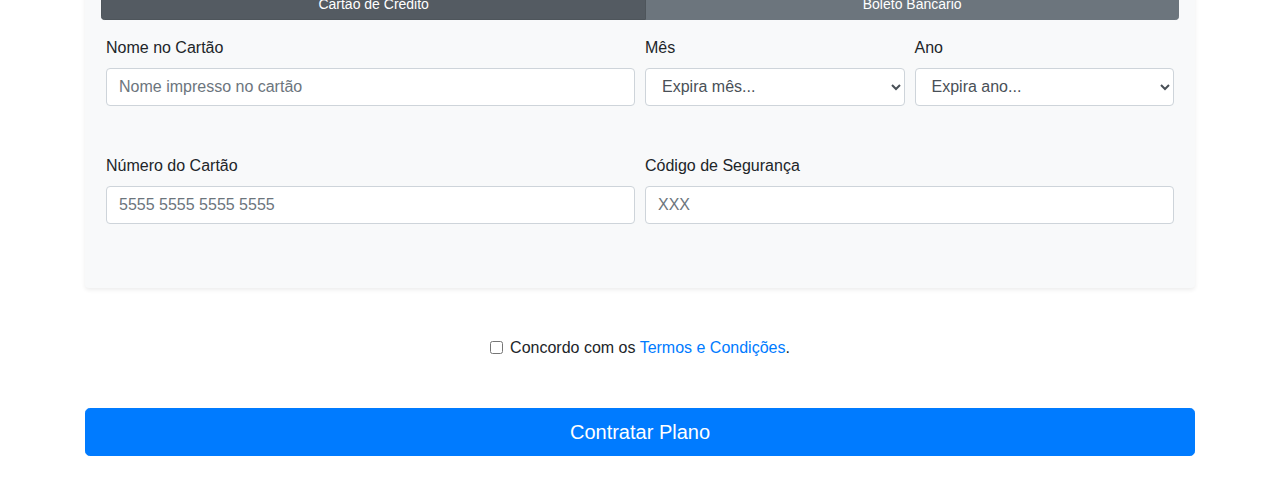
<file: inscricao.html>
<!DOCTYPE html>
<html lang="pt-br">
    <head>
        <meta charset="utf-8" />
        <meta name="viewport" content="width=device-width, initial-scale=1, shrink-to-fit=no" />
        <meta name="description" content="Compre sua viagem dos sonhos com os melhores preços do mercado" />
        <meta property="og:description" content="Compre sua viagem dos sonhos com os melhores preços do mercado" />
        <meta property="og:type" content="website" />
        <meta property="og:title" content="Caravan | Inscreva-se - Realize a viagem do seu sonho" />
        <meta property="og:url" content="https://caravan.guilhermeassuncao.dev/" />
        <meta property="og:image" content="https://caravan.guilhermeassuncao.dev//public/img/og-image.png" />

        <link rel="shortcut icon" href="./public/img/favicon.png" type="image/png" />
        <link rel="stylesheet" href="./public/css/bootstrap.css" />
        <link rel="stylesheet" href="./public/css/style.css" />

        <title>Caravan | Inscreva-se - Realize a viagem do seu sonho</title>
    </head>

    <body>
        <div class="modal fade show" id="modalLogin" tabindex="-1" role="dialog" aria-labelledby="modalLoginTitulo">
            <div class="modal-dialog" role="document">
                <div class="modal-content">
                    <div class="modal-header d-flex justify-content-center">
                        <img class="mt-5" src="./public/img/caravan.svg" alt="Caravan" />
                    </div>
                    <div class="modal-body">
                        <form class="px-5 pb-5 pt-3">
                            <h3 class="text-primary font-weight-bold">Fazer Login</h3>
                            <div class="form-group">
                                <label for="loginEmail">Email</label>
                                <input type="email" class="form-control" id="loginEmail" />
                            </div>
                            <div class="form-group">
                                <label for="loginSenha">Senha</label>
                                <input type="password" class="form-control" id="loginSenha" />
                            </div>
                            <button type="submit" class="btn btn-primary mt-5 btn-block">Entrar na Conta</button>
                            <small class="form-text text-muted text-center mb-4"
                                >Esqueceu a senha? <a href="#">Clique aqui</a></small
                            >
                        </form>
                    </div>
                </div>
            </div>
        </div>

        <nav class="navbar navbar-expand-md navbar-light bg-light fixed-top py-3 px-5 shadow-sm">
            <a href="/" class="navbar-brand">
                <img src="./public/img/caravan.svg" alt="Caravan" />
            </a>

            <button
                id="navbar-toggler"
                class="navbar-toggler"
                type="button"
                data-toggle="collapse"
                data-target="#navbarSupportedContent"
                aria-controls="navbarSupportedContent"
                aria-expanded="false"
                aria-label="Abrir Navegação"
            >
                <span class="navbar-toggler-icon"></span>
            </button>

            <div class="collapse navbar-collapse" id="navbarSupportedContent">
                <ul class="navbar-nav ml-auto">
                    <li class="nav-item dropdown">
                        <a
                            class="nav-link dropdown-toggle font-weight-bold text-dark"
                            href="#"
                            id="navbarDropdown"
                            role="button"
                            data-toggle="dropdown"
                            aria-haspopup="true"
                            aria-expanded="false"
                            >Locais</a
                        >
                        <div class="dropdown-menu" aria-labelledby="navbarDropdown">
                            <a class="dropdown-item" href="./locais.html">California</a>
                            <a class="dropdown-item" href="./locais.html">Paris</a>
                            <a class="dropdown-item" href="./locais.html">Dublin</a>
                        </div>
                    </li>
                    <li class="nav-item">
                        <a class="nav-link font-weight-bold text-dark ml-md-3" href="./planos.html">Planos</a>
                    </li>
                    <li class="nav-item">
                        <a class="nav-link font-weight-bold text-dark ml-md-3" href="./contato.html">Contato</a>
                    </li>
                    <li class="nav-item">
                        <a
                            class="nav-link font-weight-bold text-dark ml-md-3"
                            href=""
                            data-toggle="modal"
                            data-target="#modalLogin"
                            >Login</a
                        >
                    </li>
                    <li class="nav-item">
                        <a
                            class="btn btn-outline-primary ml-md-3 my-2 my-md-0 font-weight-bold active"
                            href="./inscricao.html"
                            >Inscreva-se</a
                        >
                    </li>
                </ul>
            </div>
        </nav>

        <section class="container" id="inscricao">
            <div class="my-5 text-center">
                <span class="h6 d-block">PROGRAME A VIAGEM DO SEU SONHO</span>
                <h1 class="display-4 text-primary">INSCREVA-SE</h1>
            </div>
            <div class="row">
                <div class="col-12 mb-4">
                    <h3 class="h6 text-primary">PLANO ESCOLHIDO</h3>
                    <div class="bg-light rounded p-3 shadow-sm">
                        <h2 class="mt-3 mb-4 text-primary font-weight-bold h3">Gold</h2>
                        <ul class="lista-plano list-unstyled">
                            <li>→ 30 dias de viagem</li>
                            <li>→ 3 destinos diferentes</li>
                            <li>→ Tudo pago pela empresa</li>
                            <li>→ Ingressos para festas</li>
                        </ul>
                        <form class="my-5">
                            <div class="form-group">
                                <select class="form-control bg-light" id="inputCidades">
                                    <option>Selecione a cidade</option>
                                    <option>California</option>
                                    <option>Paris</option>
                                    <option>Dublin</option>
                                </select>
                            </div>
                        </form>
                        <div class="row align-items-center my-5">
                            <div class="col">
                                <span class="h2 d-block text-left">R$5.000</span>
                            </div>
                        </div>
                    </div>
                </div>
                <form class="col-12" action="">
                    <div class="form-row bg-light rounded shadow-sm p-3">
                        <div class="col-md-12">
                            <h2 class="mt-4 mb-4 text-primary font-weight-bold h3">Dados Pessoais</h2>
                        </div>

                        <div class="form-group col-md-6 mb-5">
                            <label for="inputNome">Nome</label>
                            <input type="text" class="form-control" id="inputNome" placeholder="Nome completo" />
                        </div>
                        <div class="form-group col-md-6 mb-5">
                            <label for="inputCPF">CPF</label>
                            <input type="text" class="form-control" id="inputCPF" placeholder="xxx.xxx.xxx-xx" />
                        </div>
                        <div class="form-group col-md-6 mb-5">
                            <label for="inputEmail">Email</label>
                            <input type="email" class="form-control" id="inputEmail" placeholder="Seu email" />
                        </div>
                        <div class="form-group col-md-6 mb-5">
                            <label for="inputSenha">Senha</label>
                            <input type="password" class="form-control" id="inputSenha" placeholder="Senha de acesso" />
                        </div>
                        <div class="form-group col-12 mb-5">
                            <label for="inputEndereco">Endereço</label>
                            <input
                                type="text"
                                class="form-control"
                                id="inputEndereco"
                                placeholder="Número, nome da rua e bairro."
                            />
                        </div>
                        <div class="form-group col-md-6 mb-4">
                            <label for="inputCidade">Cidade</label>
                            <input type="text" class="form-control" id="inputCidade" />
                        </div>
                        <div class="form-group col-md-3 col-6 mb-4">
                            <label for="inputCidade">Estado</label>
                            <select id="inputCidade" class="form-control">
                                <option>Selecione o Estado</option>
                                <option>Rio de Janeiro</option>
                                <option>São Paulo</option>
                                <option>Paraná</option>
                                <option>Ceará</option>
                                <option>Acre</option>
                            </select>
                        </div>
                        <div class="form-group col-md-3 col-6 mb-4">
                            <label for="inputCidade">Cep</label>
                            <input type="text" class="form-control" id="inputCidade" placeholder="xxxxx-xxx" />
                        </div>
                    </div>
                    <div class="form-group bg-light rounded shadow-sm p-3 mt-4">
                        <h2 class="mt-3 mb-4 text-primary font-weight-bold h3">Formas de Pagamento</h2>
                        <nav class="nav btn-group mb-3" id="formaPagamento" role="tablist">
                            <button
                                type="button"
                                class="btn btn-secondary active btn-sm"
                                id="nav-cartao-tab"
                                data-toggle="tab"
                                href="#nav-cartao"
                                role="tab"
                                aria-controls="nav-cartao"
                                aria-selected="true"
                            >
                                Cartão de Crédito
                            </button>
                            <button
                                type="button"
                                class="btn btn-secondary btn-sm"
                                id="nav-boleto-tab"
                                data-toggle="tab"
                                href="#nav-boleto"
                                role="tab"
                                aria-controls="nav-boleto"
                                aria-selected="false"
                            >
                                Boleto Bancário
                            </button>
                        </nav>
                        <div class="tab-content" id="formaPagamentoConteudo">
                            <div
                                class="tab-pane fade show active"
                                id="nav-cartao"
                                role="tabpanel"
                                aria-labelledby="nav-cartao-tab"
                            >
                                <div class="form-row">
                                    <div class="form-group col-md-6 mb-5">
                                        <label for="inputNomeCartao">Nome no Cartão</label>
                                        <input
                                            type="text"
                                            class="form-control"
                                            id="inputNomeCartao"
                                            placeholder="Nome impresso no cartão"
                                        />
                                    </div>
                                    <div class="form-group col-md-3 col-6 mb-5">
                                        <label for="inputCidade">Mês</label>
                                        <select id="inputCidade" class="form-control">
                                            <option>Expira mês...</option>
                                            <option>01</option>
                                            <option>02</option>
                                            <option>03</option>
                                            <option>04</option>
                                            <option>05</option>
                                        </select>
                                    </div>
                                    <div class="form-group col-md-3 col-6 mb-5">
                                        <label for="inputAno">Ano</label>
                                        <select id="inputAno" class="form-control">
                                            <option>Expira ano...</option>
                                            <option>2017</option>
                                            <option>2018</option>
                                            <option>2019</option>
                                        </select>
                                    </div>
                                    <div class="form-group col-md-6 mb-5">
                                        <label for="inputNumeroCartao">Número do Cartão</label>
                                        <input
                                            type="text"
                                            class="form-control"
                                            id="inputNumeroCartao"
                                            placeholder="5555 5555 5555 5555"
                                        />
                                    </div>
                                    <div class="form-group col-md-6 mb-5">
                                        <label for="inputCodigo">Código de Segurança</label>
                                        <input type="text" class="form-control" id="inputCodigo" placeholder="XXX" />
                                    </div>
                                </div>
                            </div>
                            <div class="tab-pane fade" id="nav-boleto" role="tabpanel" aria-labelledby="nav-boleto-tab">
                                <p class="lead">
                                    Clique em contratar plano que enviaremos um boleto para o seu e-mail.
                                </p>
                            </div>
                        </div>
                    </div>
                    <div class="form-check text-center mt-5">
                        <label class="form-check-label">
                            <input type="checkbox" class="form-check-input" />
                            Concordo com os <a href="#">Termos e Condições</a>.
                        </label>
                    </div>
                    <button type="submit" class="btn btn-primary btn-lg btn-block my-5">Contratar Plano</button>
                </form>
            </div>
        </section>

        <script src="./public/js/jquery-3.6.0.min.js"></script>
        <script src="./public/js/popper.min.js"></script>
        <script src="./public/js/bootstrap.js"></script>
        <script src="./public/js/app.js"></script>
    </body>
</html>
</file>
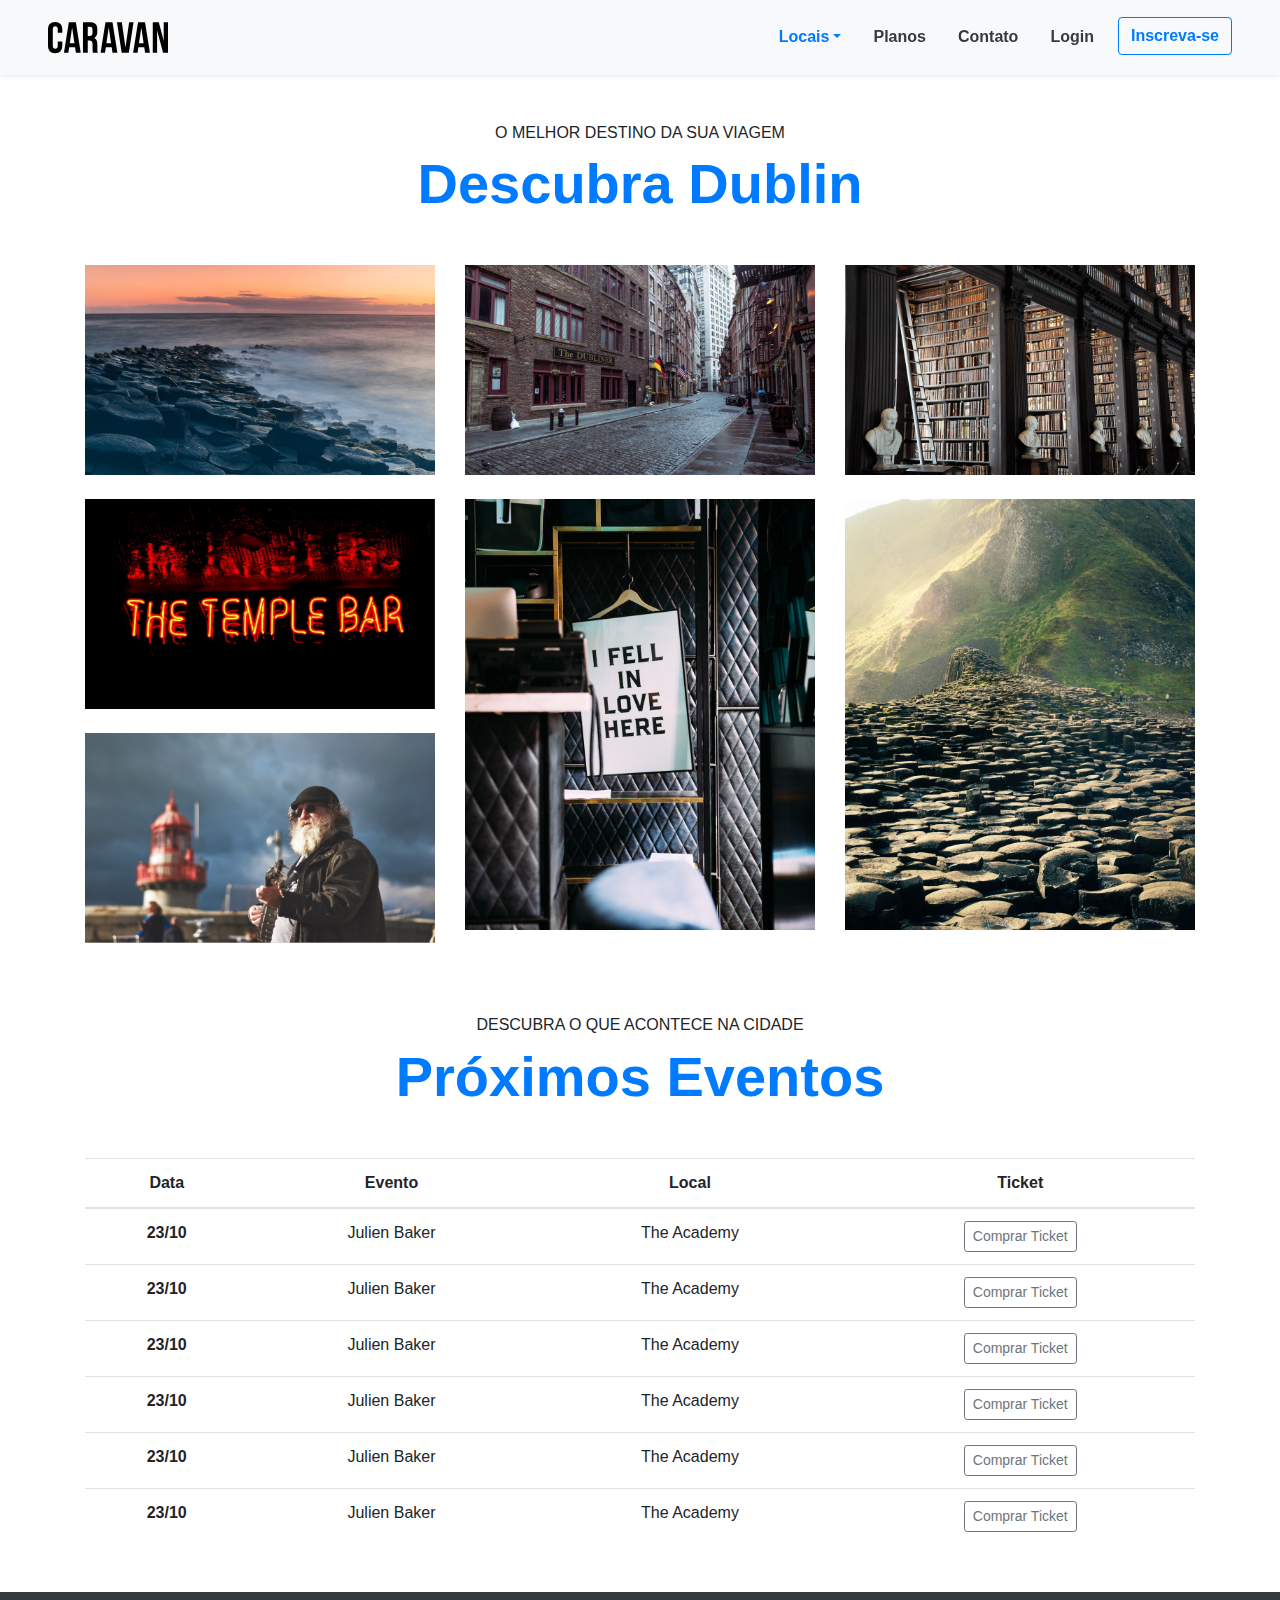
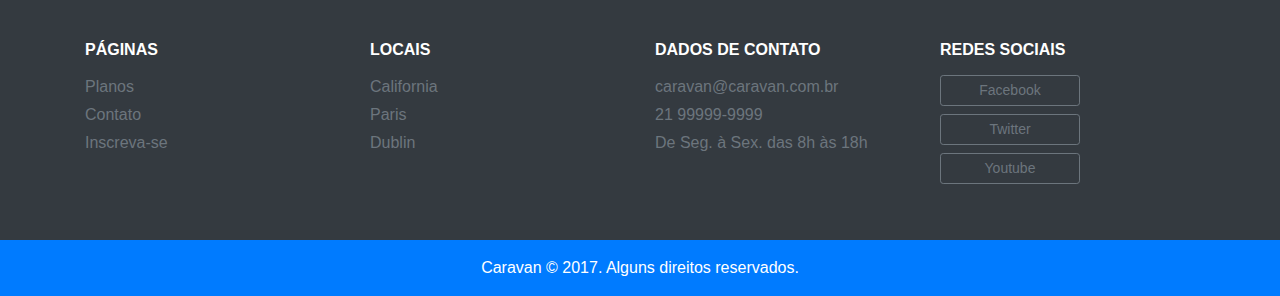
<file: locais.html>
<!DOCTYPE html>
<html lang="pt-br">
    <head>
        <meta charset="utf-8" />
        <meta name="viewport" content="width=device-width, initial-scale=1, shrink-to-fit=no" />
        <meta name="description" content="Compre sua viagem dos sonhos com os melhores preços do mercado" />
        <meta property="og:description" content="Compre sua viagem dos sonhos com os melhores preços do mercado" />
        <meta property="og:type" content="website" />
        <meta property="og:title" content="Caravan | Locais - Realize a viagem do seu sonho" />
        <meta property="og:url" content="https://caravan.guilhermeassuncao.dev/" />
        <meta property="og:image" content="https://caravan.guilhermeassuncao.dev//public/img/og-image.png" />

        <link rel="shortcut icon" href="./public/img/favicon.png" type="image/png" />
        <link rel="stylesheet" href="./public/css/bootstrap.css" />
        <link rel="stylesheet" href="./public/css/style.css" />

        <title>Caravan | Locais - Realize a viagem do seu sonho</title>
    </head>

    <body>
        <div class="modal fade show" id="modalLogin" tabindex="-1" role="dialog" aria-labelledby="modalLoginTitulo">
            <div class="modal-dialog" role="document">
                <div class="modal-content">
                    <div class="modal-header d-flex justify-content-center">
                        <img class="mt-5" src="./public/img/caravan.svg" alt="Caravan" />
                    </div>
                    <div class="modal-body">
                        <form class="px-5 pb-5 pt-3">
                            <h3 class="text-primary font-weight-bold">Fazer Login</h3>
                            <div class="form-group">
                                <label for="loginEmail">Email</label>
                                <input type="email" class="form-control" id="loginEmail" />
                            </div>
                            <div class="form-group">
                                <label for="loginSenha">Senha</label>
                                <input type="password" class="form-control" id="loginSenha" />
                            </div>
                            <button type="submit" class="btn btn-primary mt-5 btn-block">Entrar na Conta</button>
                            <small class="form-text text-muted text-center mb-4"
                                >Esqueceu a senha? <a href="#">Clique aqui</a></small
                            >
                        </form>
                    </div>
                </div>
            </div>
        </div>

        <nav class="navbar navbar-expand-md navbar-light bg-light fixed-top py-3 px-5 shadow-sm">
            <a href="/" class="navbar-brand">
                <img src="./public/img/caravan.svg" alt="Caravan" />
            </a>

            <button
                id="navbar-toggler"
                class="navbar-toggler"
                type="button"
                data-toggle="collapse"
                data-target="#navbarSupportedContent"
                aria-controls="navbarSupportedContent"
                aria-expanded="false"
                aria-label="Abrir Navegação"
            >
                <span class="navbar-toggler-icon"></span>
            </button>

            <div class="collapse navbar-collapse" id="navbarSupportedContent">
                <ul class="navbar-nav ml-auto">
                    <li class="nav-item dropdown">
                        <a
                            class="nav-link dropdown-toggle font-weight-bold text-dark active"
                            href="#"
                            id="navbarDropdown"
                            role="button"
                            data-toggle="dropdown"
                            aria-haspopup="true"
                            aria-expanded="false"
                            >Locais</a
                        >
                        <div class="dropdown-menu" aria-labelledby="navbarDropdown">
                            <a class="dropdown-item" href="./locais.html">California</a>
                            <a class="dropdown-item" href="./locais.html">Paris</a>
                            <a class="dropdown-item" href="./locais.html">Dublin</a>
                        </div>
                    </li>
                    <li class="nav-item">
                        <a class="nav-link font-weight-bold text-dark ml-md-3" href="./planos.html">Planos</a>
                    </li>
                    <li class="nav-item">
                        <a class="nav-link font-weight-bold text-dark ml-md-3" href="./contato.html">Contato</a>
                    </li>
                    <li class="nav-item">
                        <a
                            class="nav-link font-weight-bold text-dark ml-md-3"
                            href=""
                            data-toggle="modal"
                            data-target="#modalLogin"
                            >Login</a
                        >
                    </li>
                    <li class="nav-item">
                        <a class="btn btn-outline-primary ml-md-3 my-2 my-md-0 font-weight-bold" href="./inscricao.html"
                            >Inscreva-se</a
                        >
                    </li>
                </ul>
            </div>
        </nav>

        <section class="container">
            <div class="text-center my-5">
                <span class="h6 d-block">O MELHOR DESTINO DA SUA VIAGEM</span>
                <h1 class="display-4 text-primary font-weight-bold">Descubra Dublin</h1>
            </div>
            <div class="row">
                <div class="col-md">
                    <img class="img-fluid mb-4" src="./public/img/local/foto-1.jpg" alt="Foto 1" />
                    <img class="img-fluid mb-4" src="./public/img/local/foto-2.jpg" alt="Foto 2" />
                    <img class="img-fluid mb-4" src="./public/img/local/foto-3.jpg" alt="Foto 3" />
                </div>
                <div class="col-md">
                    <img class="img-fluid mb-4" src="./public/img/local/foto-4.jpg" alt="Foto 4" />
                    <img class="img-fluid mb-4" src="./public/img/local/foto-5.jpg" alt="Foto 5" />
                </div>
                <div class="col-md">
                    <img class="img-fluid mb-4" src="./public/img/local/foto-6.jpg" alt="Foto 6" />
                    <img class="img-fluid mb-4" src="./public/img/local/foto-7.jpg" alt="Foto 7" />
                </div>
            </div>
        </section>
        <section class="container mt-5">
            <div class="text-center my-5">
                <span class="h6 d-block">DESCUBRA O QUE ACONTECE NA CIDADE</span>
                <h1 class="display-4 text-primary font-weight-bold">Próximos Eventos</h1>
            </div>
            <table class="table table-hover  table-responsive-sm text-center">
                <thead>
                    <tr>
                        <th scope="col">Data</th>
                        <th scope="col">Evento</th>
                        <th scope="col">Local</th>
                        <th scope="col">Ticket</th>
                    </tr>
                </thead>
                <tbody>
                    <tr>
                        <th scope="row">23/10</th>
                        <td>Julien Baker</td>
                        <td>The Academy</td>
                        <td><a href="#" class="btn btn-outline-secondary btn-sm">Comprar Ticket</a></td>
                    </tr>
                    <tr>
                        <th scope="row">23/10</th>
                        <td>Julien Baker</td>
                        <td>The Academy</td>
                        <td><a href="#" class="btn btn-outline-secondary btn-sm">Comprar Ticket</a></td>
                    </tr>
                    <tr>
                        <th scope="row">23/10</th>
                        <td>Julien Baker</td>
                        <td>The Academy</td>
                        <td><a href="#" class="btn btn-outline-secondary btn-sm">Comprar Ticket</a></td>
                    </tr>
                    <tr>
                        <th scope="row">23/10</th>
                        <td>Julien Baker</td>
                        <td>The Academy</td>
                        <td><a href="#" class="btn btn-outline-secondary btn-sm">Comprar Ticket</a></td>
                    </tr>
                    <tr>
                        <th scope="row">23/10</th>
                        <td>Julien Baker</td>
                        <td>The Academy</td>
                        <td><a href="#" class="btn btn-outline-secondary btn-sm">Comprar Ticket</a></td>
                    </tr>
                    <tr>
                        <th scope="row">23/10</th>
                        <td>Julien Baker</td>
                        <td>The Academy</td>
                        <td><a href="#" class="btn btn-outline-secondary btn-sm">Comprar Ticket</a></td>
                    </tr>
                </tbody>
            </table>
        </section>
        <div class="mb-5"></div>
        <footer class="bg-dark text-white">
            <div class="container py-4">
                <div class="row mt-4">
                    <div class="col-sm-6 col-md-3 col-lg-3 mb-3 mb-md-3">
                        <h4 class="h6 font-weight-bold">PÁGINAS</h4>
                        <ul class="list-unstyled mt-3">
                            <li class="mb-1"><a class="text-secondary" href="/planos">Planos</a></li>
                            <li class="mb-1"><a class="text-secondary" href="/contato">Contato</a></li>
                            <li class="mb-1"><a class="text-secondary" href="/inscricao">Inscreva-se</a></li>
                        </ul>
                    </div>
                    <div class="col-sm-6 col-md-2 col-lg-3 mb-3 mb-md-3">
                        <h4 class="h6 font-weight-bold">LOCAIS</h4>
                        <ul class="list-unstyled mt-3">
                            <li class="mb-1"><a class="text-secondary" href="/locais">California</a></li>
                            <li class="mb-1"><a class="text-secondary" href="/locais">Paris</a></li>
                            <li class="mb-1"><a class="text-secondary" href="/locais">Dublin</a></li>
                        </ul>
                    </div>
                    <div class="col-sm-6 col-md-4 col-lg-3 mb-3 mb-md-3">
                        <h4 class="h6 font-weight-bold">DADOS DE CONTATO</h4>
                        <ul class="list-unstyled text-secondary mt-3">
                            <li class="mb-1">caravan@caravan.com.br</li>
                            <li class="mb-1">21 99999-9999</li>
                            <li class="mb-1">De Seg. à Sex. das 8h às 18h</li>
                        </ul>
                    </div>
                    <div class="col-sm-6 col-md-3 col-lg-3 mb-3 mb-md-3">
                        <h4 class="h6 font-weight-bold">REDES SOCIAIS</h4>
                        <ul class="list-unstyled mt-3">
                            <li class="mb-1">
                                <a
                                    class="btn btn-outline-secondary btn-sm btn-block mb-2"
                                    href="#"
                                    style="max-width: 140px"
                                    >Facebook</a
                                >
                            </li>
                            <li class="mb-1">
                                <a
                                    class="btn btn-outline-secondary btn-sm btn-block mb-2"
                                    href="#"
                                    style="max-width: 140px"
                                    >Twitter</a
                                >
                            </li>
                            <li class="mb-1">
                                <a
                                    class="btn btn-outline-secondary btn-sm btn-block mb-2"
                                    href="#"
                                    style="max-width: 140px"
                                    >Youtube</a
                                >
                            </li>
                        </ul>
                    </div>
                </div>
            </div>
            <div class="bg-primary text-center py-3">
                <p class="mb-0">Caravan © 2017. Alguns direitos reservados.</p>
            </div>
        </footer>

        <script src="./public/js/jquery-3.6.0.min.js"></script>
        <script src="./public/js/popper.min.js"></script>
        <script src="./public/js/bootstrap.js"></script>
        <script src="./public/js/app.js"></script>
    </body>
</html>
</file>
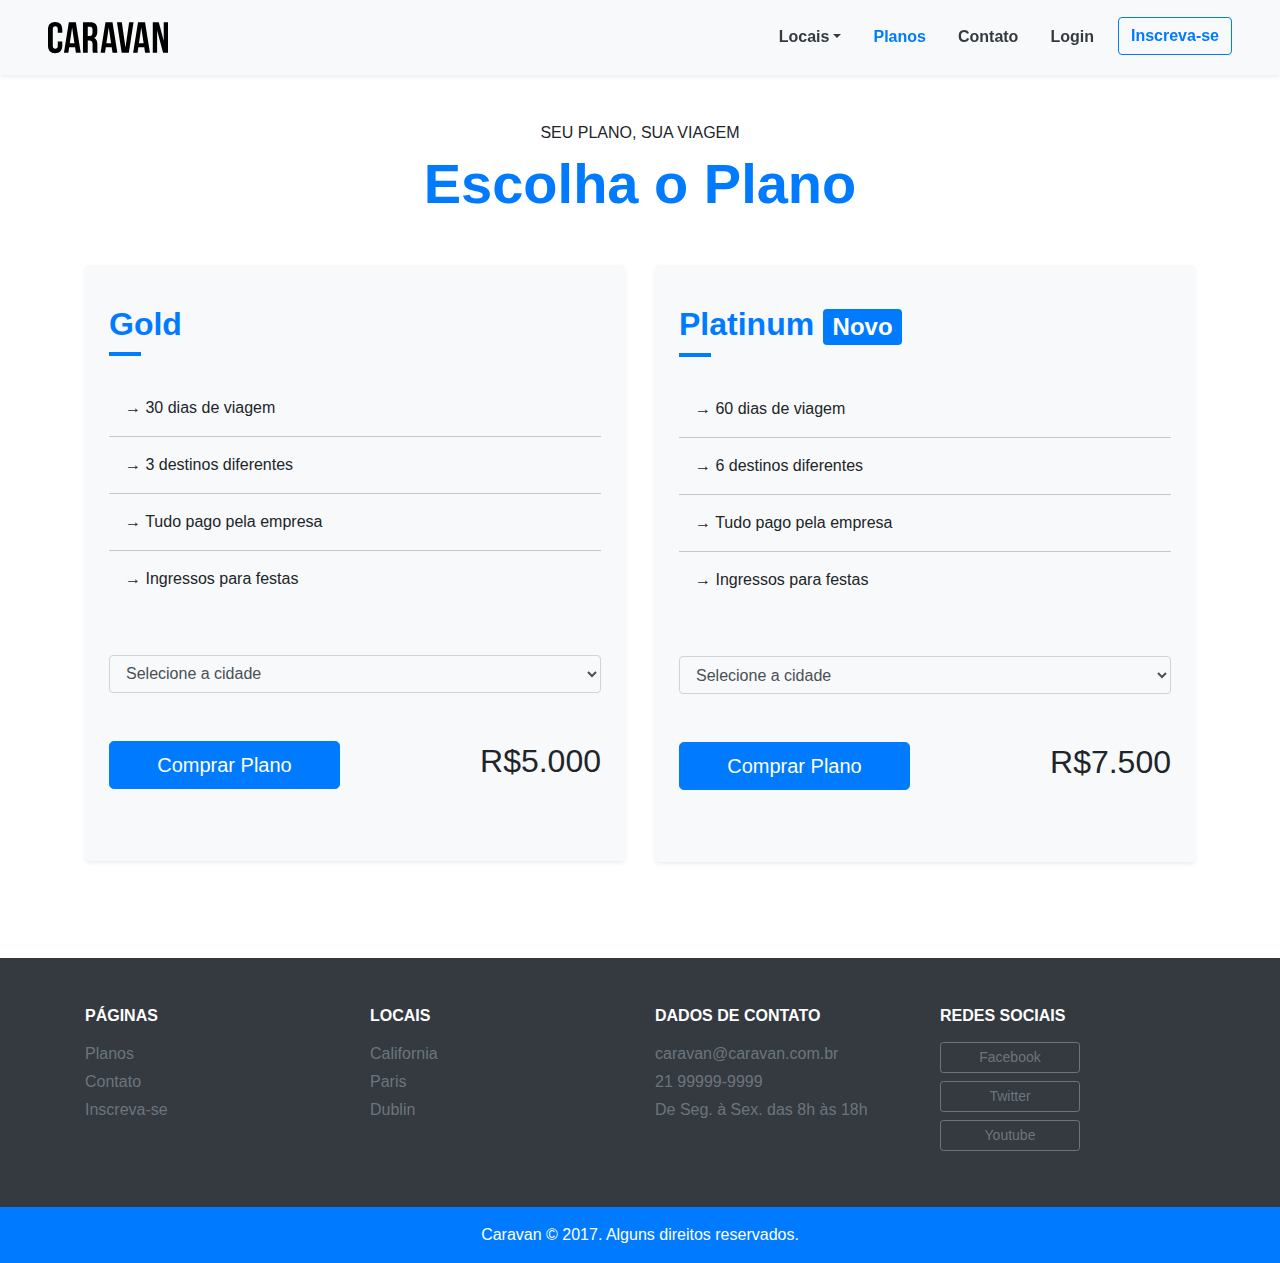
<file: planos.html>
<!DOCTYPE html>
<html lang="pt-br">
    <head>
        <meta charset="utf-8" />
        <meta name="viewport" content="width=device-width, initial-scale=1, shrink-to-fit=no" />
        <meta name="description" content="Compre sua viagem dos sonhos com os melhores preços do mercado" />
        <meta property="og:description" content="Compre sua viagem dos sonhos com os melhores preços do mercado" />
        <meta property="og:type" content="website" />
        <meta property="og:title" content="Caravan | Planos - Realize a viagem do seu sonho" />
        <meta property="og:url" content="https://caravan.guilhermeassuncao.dev/" />
        <meta property="og:image" content="https://caravan.guilhermeassuncao.dev//public/img/og-image.png" />

        <link rel="shortcut icon" href="./public/img/favicon.png" type="image/png" />
        <link rel="stylesheet" href="./public/css/bootstrap.css" />
        <link rel="stylesheet" href="./public/css/style.css" />

        <title>Caravan | Planos - Realize a viagem do seu sonho</title>
    </head>

    <body>
        <div class="modal fade show" id="modalLogin" tabindex="-1" role="dialog" aria-labelledby="modalLoginTitulo">
            <div class="modal-dialog" role="document">
                <div class="modal-content">
                    <div class="modal-header d-flex justify-content-center">
                        <img class="mt-5" src="./public/img/caravan.svg" alt="Caravan" />
                    </div>
                    <div class="modal-body">
                        <form class="px-5 pb-5 pt-3">
                            <h3 class="text-primary font-weight-bold">Fazer Login</h3>
                            <div class="form-group">
                                <label for="loginEmail">Email</label>
                                <input type="email" class="form-control" id="loginEmail" />
                            </div>
                            <div class="form-group">
                                <label for="loginSenha">Senha</label>
                                <input type="password" class="form-control" id="loginSenha" />
                            </div>
                            <button type="submit" class="btn btn-primary mt-5 btn-block">Entrar na Conta</button>
                            <small class="form-text text-muted text-center mb-4"
                                >Esqueceu a senha? <a href="#">Clique aqui</a></small
                            >
                        </form>
                    </div>
                </div>
            </div>
        </div>

        <nav class="navbar navbar-expand-md navbar-light bg-light fixed-top py-3 px-5 shadow-sm">
            <a href="/" class="navbar-brand">
                <img src="./public/img/caravan.svg" alt="Caravan" />
            </a>

            <button
                id="navbar-toggler"
                class="navbar-toggler"
                type="button"
                data-toggle="collapse"
                data-target="#navbarSupportedContent"
                aria-controls="navbarSupportedContent"
                aria-expanded="false"
                aria-label="Abrir Navegação"
            >
                <span class="navbar-toggler-icon"></span>
            </button>

            <div class="collapse navbar-collapse" id="navbarSupportedContent">
                <ul class="navbar-nav ml-auto">
                    <li class="nav-item dropdown">
                        <a
                            class="nav-link dropdown-toggle font-weight-bold text-dark"
                            href="#"
                            id="navbarDropdown"
                            role="button"
                            data-toggle="dropdown"
                            aria-haspopup="true"
                            aria-expanded="false"
                            >Locais</a
                        >
                        <div class="dropdown-menu" aria-labelledby="navbarDropdown">
                            <a class="dropdown-item" href="./locais.html">California</a>
                            <a class="dropdown-item" href="./locais.html">Paris</a>
                            <a class="dropdown-item" href="./locais.html">Dublin</a>
                        </div>
                    </li>
                    <li class="nav-item">
                        <a class="nav-link font-weight-bold text-dark ml-md-3 active" href="./planos.html">Planos</a>
                    </li>
                    <li class="nav-item">
                        <a class="nav-link font-weight-bold text-dark ml-md-3" href="./contato.html">Contato</a>
                    </li>
                    <li class="nav-item">
                        <a
                            class="nav-link font-weight-bold text-dark ml-md-3"
                            href=""
                            data-toggle="modal"
                            data-target="#modalLogin"
                            >Login</a
                        >
                    </li>
                    <li class="nav-item">
                        <a class="btn btn-outline-primary ml-md-3 my-2 my-md-0 font-weight-bold" href="./inscricao.html"
                            >Inscreva-se</a
                        >
                    </li>
                </ul>
            </div>
        </nav>

        <section class="container" id="planos">
            <div class="text-center my-5">
                <span class="h6 d-block">SEU PLANO, SUA VIAGEM</span>
                <h1 class="display-4 text-primary font-weight-bold">Escolha o Plano</h1>
            </div>
            <div class="row">
                <div class="col-md mb-5">
                    <div class="bg-light rounded p-4 shadow-sm">
                        <h2 class="mt-3 mb-4 text-primary font-weight-bold">Gold</h2>
                        <ul class="lista-plano list-unstyled">
                            <li>
                                <span
                                    data-toggle="tooltip"
                                    data-placement="right"
                                    data-original-title="Isso mesmo, são 30 dias totais durante a viagem."
                                    >→ 30 dias de viagem</span
                                >
                            </li>
                            <li>→ 3 destinos diferentes</li>
                            <li>→ Tudo pago pela empresa</li>
                            <li>→ Ingressos para festas</li>
                        </ul>
                        <form class="my-5">
                            <div class="form-group">
                                <select class="form-control bg-light" id="inputCidades">
                                    <option>Selecione a cidade</option>
                                    <option>California</option>
                                    <option>Paris</option>
                                    <option>Dublin</option>
                                </select>
                            </div>
                        </form>
                        <div class="row align-items-center my-5">
                            <div class="col">
                                <a href="inscricao.html" class="btn btn-primary btn-lg btn-block">Comprar Plano</a>
                            </div>
                            <div class="col">
                                <span class="h2 d-block text-right">R$5.000</span>
                            </div>
                        </div>
                    </div>
                </div>
                <div class="col-md mb-5">
                    <div class="bg-light rounded p-4 shadow-sm">
                        <h2 class="mt-3 mb-4 text-primary font-weight-bold">
                            Platinum <span class="badge badge-primary">Novo</span>
                        </h2>
                        <ul class="lista-plano list-unstyled">
                            <li>
                                <span
                                    data-toggle="tooltip"
                                    data-placement="right"
                                    data-original-title="Isso mesmo, são 60 dias totais durante a viagem."
                                    >→ 60 dias de viagem</span
                                >
                            </li>
                            <li>→ 6 destinos diferentes</li>
                            <li>→ Tudo pago pela empresa</li>
                            <li>→ Ingressos para festas</li>
                        </ul>
                        <form class="my-5">
                            <div class="form-group">
                                <select class="form-control bg-light" id="inputCidades">
                                    <option>Selecione a cidade</option>
                                    <option>California</option>
                                    <option>Paris</option>
                                    <option>Dublin</option>
                                </select>
                            </div>
                        </form>
                        <div class="row align-items-center my-5">
                            <div class="col">
                                <a href="inscricao.html" class="btn btn-primary btn-lg btn-block">Comprar Plano</a>
                            </div>
                            <div class="col">
                                <span class="h2 d-block text-right">R$7.500</span>
                            </div>
                        </div>
                    </div>
                </div>
            </div>
        </section>
        <div class="mb-5"></div>
        <footer class="bg-dark text-white">
            <div class="container py-4">
                <div class="row mt-4">
                    <div class="col-sm-6 col-md-3 col-lg-3 mb-3 mb-md-3">
                        <h4 class="h6 font-weight-bold">PÁGINAS</h4>
                        <ul class="list-unstyled mt-3">
                            <li class="mb-1"><a class="text-secondary" href="/planos">Planos</a></li>
                            <li class="mb-1"><a class="text-secondary" href="/contato">Contato</a></li>
                            <li class="mb-1"><a class="text-secondary" href="/inscricao">Inscreva-se</a></li>
                        </ul>
                    </div>
                    <div class="col-sm-6 col-md-2 col-lg-3 mb-3 mb-md-3">
                        <h4 class="h6 font-weight-bold">LOCAIS</h4>
                        <ul class="list-unstyled mt-3">
                            <li class="mb-1"><a class="text-secondary" href="/locais">California</a></li>
                            <li class="mb-1"><a class="text-secondary" href="/locais">Paris</a></li>
                            <li class="mb-1"><a class="text-secondary" href="/locais">Dublin</a></li>
                        </ul>
                    </div>
                    <div class="col-sm-6 col-md-4 col-lg-3 mb-3 mb-md-3">
                        <h4 class="h6 font-weight-bold">DADOS DE CONTATO</h4>
                        <ul class="list-unstyled text-secondary mt-3">
                            <li class="mb-1">caravan@caravan.com.br</li>
                            <li class="mb-1">21 99999-9999</li>
                            <li class="mb-1">De Seg. à Sex. das 8h às 18h</li>
                        </ul>
                    </div>
                    <div class="col-sm-6 col-md-3 col-lg-3 mb-3 mb-md-3">
                        <h4 class="h6 font-weight-bold">REDES SOCIAIS</h4>
                        <ul class="list-unstyled mt-3">
                            <li class="mb-1">
                                <a
                                    class="btn btn-outline-secondary btn-sm btn-block mb-2"
                                    href="#"
                                    style="max-width: 140px"
                                    >Facebook</a
                                >
                            </li>
                            <li class="mb-1">
                                <a
                                    class="btn btn-outline-secondary btn-sm btn-block mb-2"
                                    href="#"
                                    style="max-width: 140px"
                                    >Twitter</a
                                >
                            </li>
                            <li class="mb-1">
                                <a
                                    class="btn btn-outline-secondary btn-sm btn-block mb-2"
                                    href="#"
                                    style="max-width: 140px"
                                    >Youtube</a
                                >
                            </li>
                        </ul>
                    </div>
                </div>
            </div>
            <div class="bg-primary text-center py-3">
                <p class="mb-0">Caravan © 2017. Alguns direitos reservados.</p>
            </div>
        </footer>

        <script src="./public/js/jquery-3.6.0.min.js"></script>
        <script src="./public/js/popper.min.js"></script>
        <script src="./public/js/bootstrap.js"></script>
        <script src="./public/js/app.js"></script>
    </body>
</html>
</file>
<file: public/css/style.css>
/* Geral */
body {
    padding-top: 4.6875rem;
}

/* Header */
.navbar-light .navbar-nav .nav-link:hover,
.navbar-light .navbar-nav .nav-link:focus,
.navbar-light .navbar-nav .nav-link.active {
    color: var(--blue) !important;
}

.navbar-light .navbar-toggler {
    border-color: transparent;
}

.form-row{
    margin-left: 0;
    margin-right: 0;
}

/* Seção Vantagens */
.icone-vantagens {
    height: 6.25rem;
}

/* Seção Home-Quote */
#home-quote {
    background: url("../img/bg-quote.jpg") center center;
    background-size: cover;
}

/* Seção Perguntas */
#perguntas {
    margin-top: -15px;
}

/* Seção Planos */
.lista-plano li + li {
    border-top: 1px solid rgba(0, 0, 0, 0.2);
}
.lista-plano li {
    padding: 1rem;
}

#planos h2::after {
    display: block;
    content: "";
    width: 32px;
    height: 4px;
    background: var(--blue);
    margin-top: 0.5rem;
    margin-bottom: 1.5rem;
}

/* Footer */
footer a.text-secondary:hover {
    color: #fff !important;
}

/* Seção Contato */
#contato h2::after {
    display: block;
    content: "";
    width: 32px;
    height: 4px;
    background: var(--blue);
    margin-top: 0.5rem;
    margin-bottom: 1.5rem;
}

/* Seção Inscrição */
#inscricao h2::after {
    display: block;
    content: "";
    width: 32px;
    height: 4px;
    background: var(--blue);
    margin-top: 0.5rem;
    margin-bottom: 1.5rem;
}

/* Modal */
.modal-header {
    border-bottom: none;
}

.modal-body h3::after {
    display: block;
    content: "";
    width: 32px;
    height: 4px;
    background: var(--blue);
    margin-top: 0.5rem;
    margin-bottom: 1.5rem;
}

/* Responsivo */
@media (max-width: 767px) {
    .display-4 {
        font-size: 2.5rem;
    }

    body {
        padding-top: 0px;
    }

    .fixed-top {
        position: relative;
    }
}
</file>
